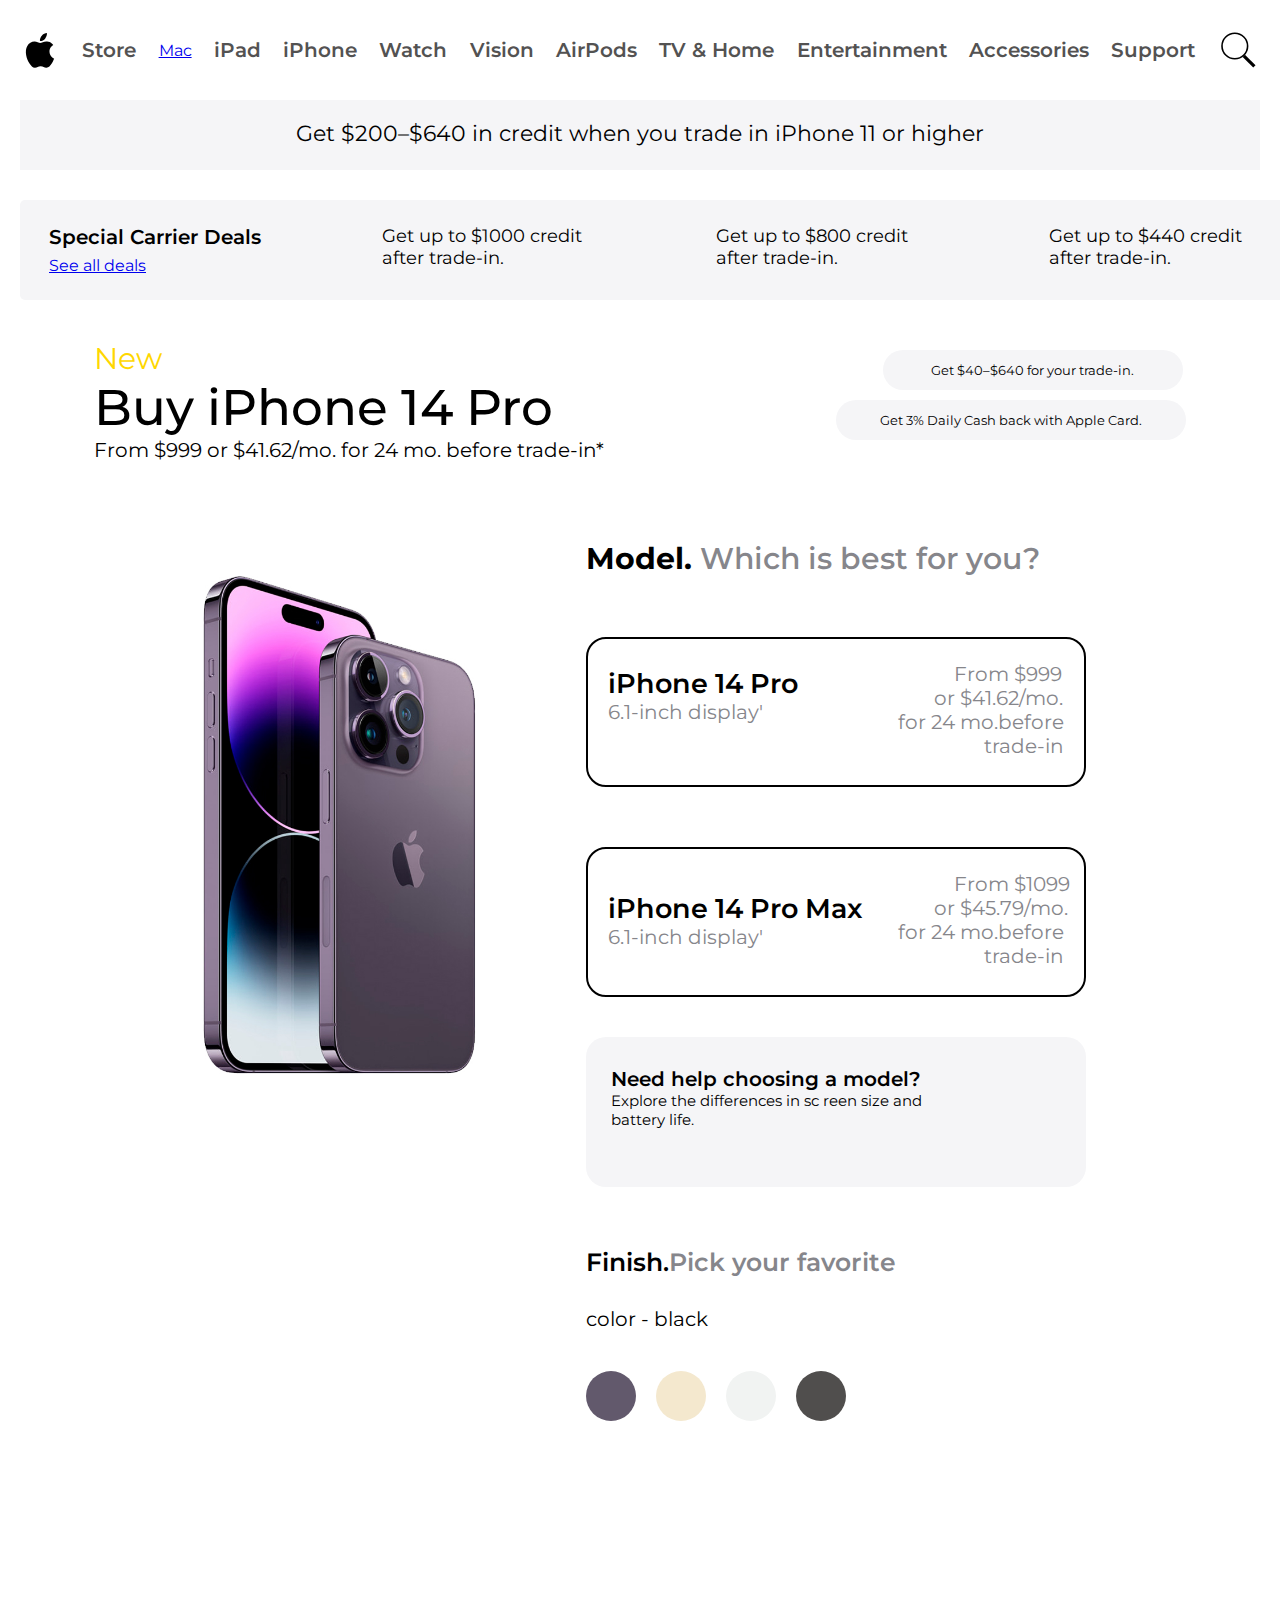
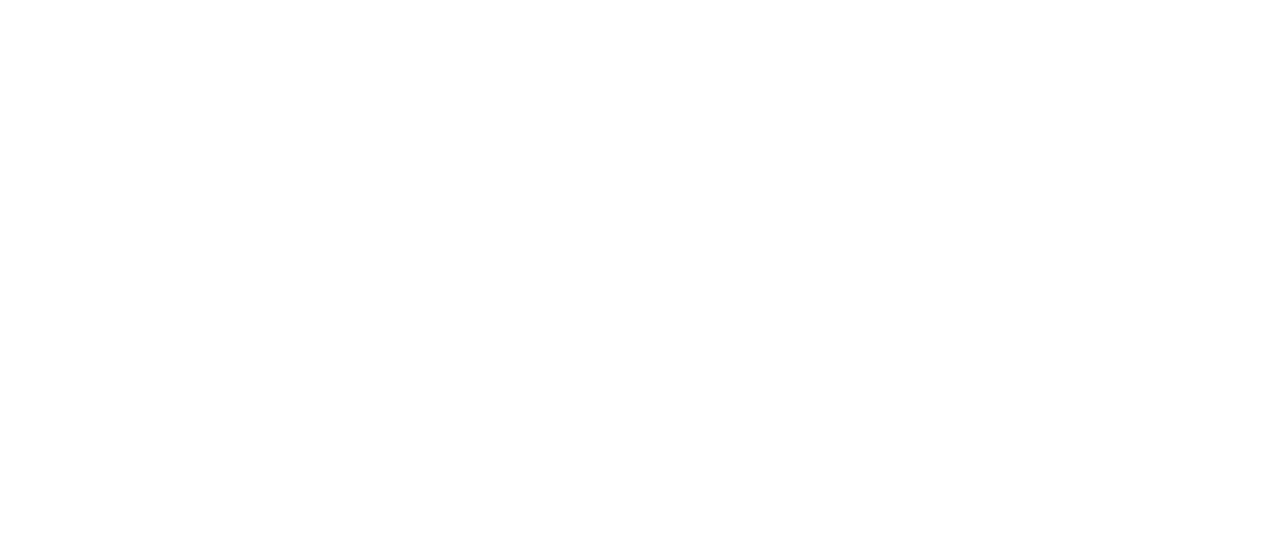
<file: index.html>
<!DOCTYPE html>
<html lang="en">

<head>
    <meta charset="UTF-8">
    <meta name="viewport" content="width=device-width, initial-scale=1.0">
    <title>Document</title>
    <link rel="stylesheet" href="./style.css">
    <link rel="stylesheet" href="./media.css">
    <link
        href="https://fonts.googleapis.com/css2?family=Montserrat:ital,wght@0,100;0,200;0,300;0,400;0,500;0,600;0,700;0,800;0,900;1,100;1,200;1,300;1,400;1,500;1,600;1,700;1,800;1,900&family=Oswald:wght@200;300;400;500;600;700&family=Zeyada&display=swap"
        rel="stylesheet">
</head>

<body>
    <div class="header">
        <div class="inside-header">
            <img src="./img/104490_apple_icon (1).svg" alt="" class="imgbag">
            <p class="text">Store</p>
            <a href="./macbook.html">Mac</a>
            <p class="text">iPad</p>
            <p class="text">iPhone</p>
            <p class="text">Watch</p>
            <p class="text">Vision</p>
            <p class="text">AirPods</p>
            <p class="text">TV & Home</p>
            <p class="text">Entertainment</p>
            <p class="text">Accessories</p>
            <p class="text">Support</p>
            <img src="./img/172546_search_icon (2).svg" alt="" class="imgbag">
            <img src="./img/7067450_briefcase_bag_alternatif_icon (1).svg" alt="" class="imgbag">
        </div>
    </div>
    <div class="header2">
        <p class="text2">Get $200–$640 in credit when you trade in iPhone 11 or higher</p>
    </div>
    <div class="header3">
        <div class="box">
            <p class="text1">Special Carrier Deals</p>
            <a href="#" class="sa">See all deals</a>
        </div>
        <div class="box">
            <p class="text3">Get up to $1000 credit <br> after trade‑in.</p>
        </div>
        <div class="box">
            <p class="text3">Get up to $800 credit <br> after trade‑in.</p>
        </div>
        <div class="box">
            <p class="text3">Get up to $440 credit <br> after trade‑in.</p>
        </div>
    </div>
    <div class="container">
        <div class="inside-container">
            <div class="inside-container-too">
                <p class="text4">New<p>
                <h1 class="text5">Buy iPhone 14 Pro<h1>
                <p class="text6">From $999 or $41.62/mo. for 24 mo. before trade-in* </p>
            </div>
            <div class="inside-container-too2">
                <button class="box1">
                Get $40–$640 for your trade-in.
                </button> 
                <button class="box2">Get 3% Daily Cash back with Apple Card.
                </button>
            </div>
        </div>
        <div class="main">
            <div class="bagroude"></div>
            <div class="side">
                <div class="inside-side">
                    <p class="text8"><span class="text9">Model.</span> Which is best for you?</p>

                    <div class="box3">
                        <div class="inside-box3">
                        <p class="text10">iPhone 14 Pro</p>
                        <p class="text11">6.1-inch display'</p>
                        </div>
                    <div class="inside-box3-too">
                       <p class="text12">From $999</p>
                       <p class="text13">or $41.62/mo.</p>
                       <p class="text14">for 24 mo.before</p>     
                       <p class="text15">trade-in</p>
                    </div>
                    </div>

                    <div class="box3">
                        <div class="inside-box4">
                        <p class="text10">iPhone 14 Pro Max</p>
                        <p class="text11">6.1-inch display'</p>
                        </div>
                    <div class="inside-box3-too">
                       <p class="text12">From $1099</p>
                       <p class="text13">or $45.79/mo.</p>
                       <p class="text14">for 24 mo.before</p>     
                       <p class="text15">trade-in</p>
                    </div>
                    </div>
                    <div class="yana">
                        <p class="text16">Need help choosing a model?</p>
                        <p class="text17">Explore the differences in sc reen size and <br> battery life.</p>
                    </div>
                    <p class="text18"><span class="text19">Finish.</span>Pick your favorite</p>
                    <p class="color">Color</p>
                    <div class="big-box">
                        <div data-text="grey" class="button box4"></div>
                        <div data-text="gold" class="button box5"></div>
                        <div data-text="white" class="button box6"></div>
                        <div data-text="black" class="button box7"></div>
                    </div>
                    <div class="rower">
                        
                    </div>
                </div>
            </div>
        </div>
    </div>
    <script src="./script.js"></script>
</body>
</html>
</file>
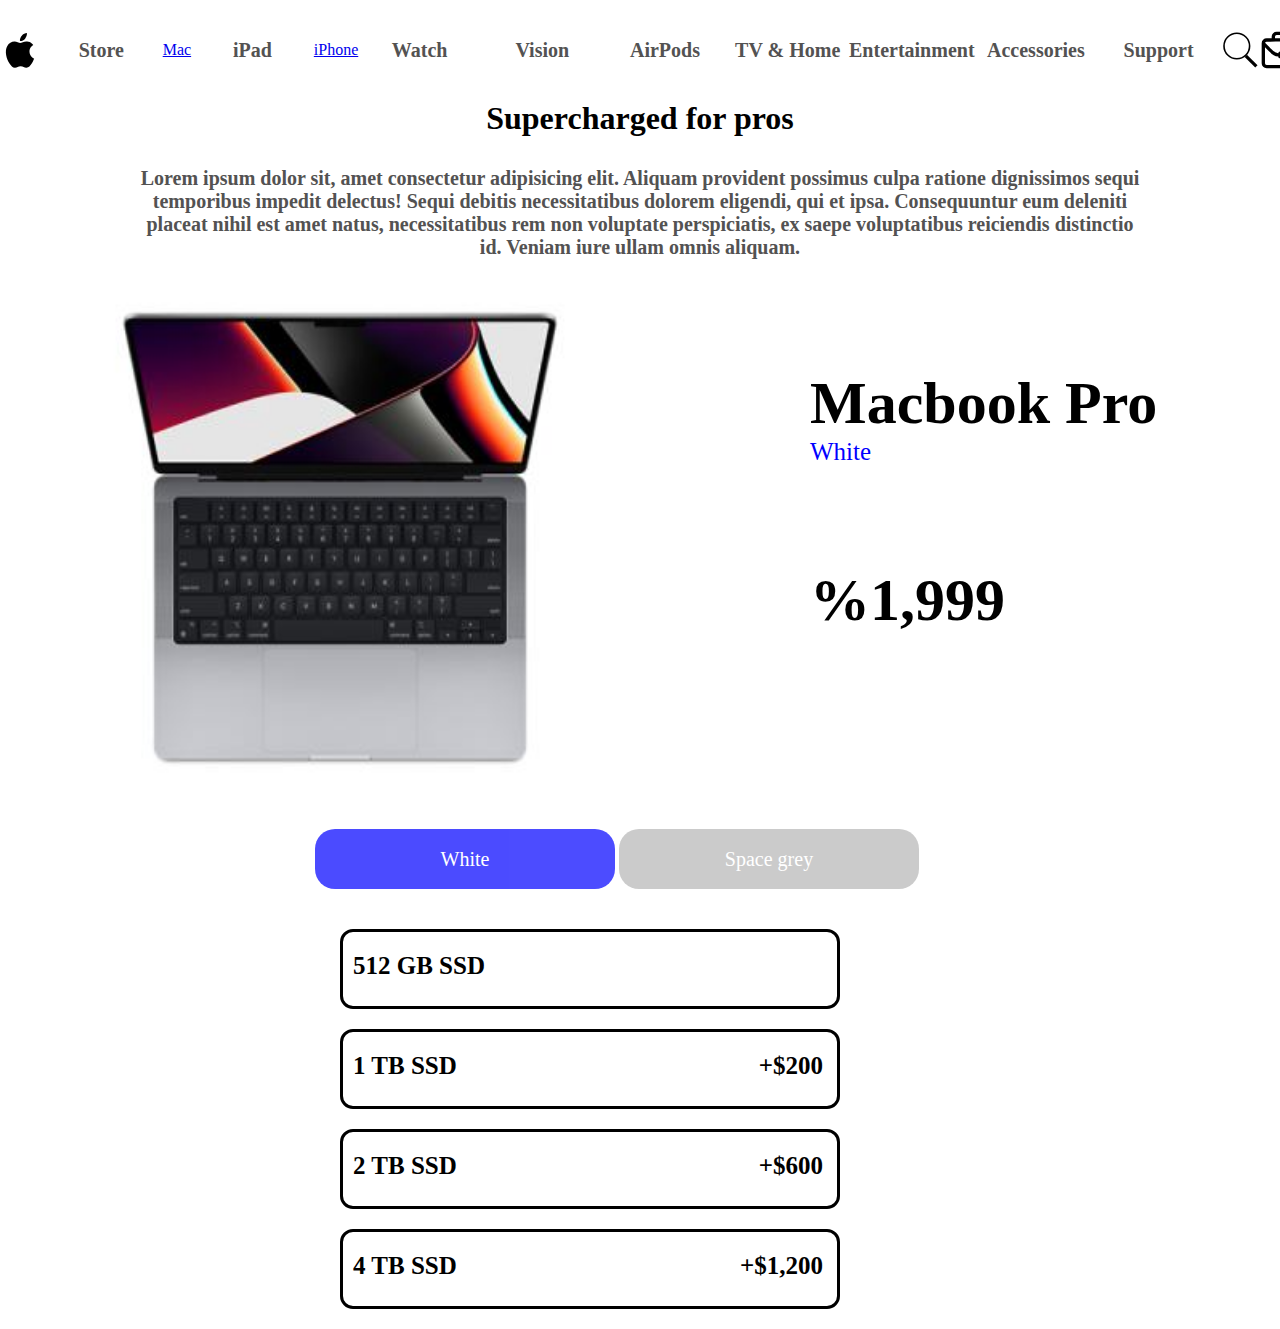
<file: macbook.html>
<!DOCTYPE html>
<html lang="en">
<head>
    <meta charset="UTF-8">
    <meta name="viewport" content="width=device-width, initial-scale=1.0">
    <title>Document</title>
    <link rel="stylesheet" href="./macbook.css">
</head>
<body>
    <div class="header">
        <div class="inside-header">
            <img src="./img/104490_apple_icon (1).svg" alt="" class="imgbag">
            <p class="text">Store</p>
            <a href="./macbook.html">Mac</a>
            <p class="text">iPad</p>
            <a href="./index.html">iPhone</a>
            <p class="text">Watch</p>
            <p class="text">Vision</p>
            <p class="text">AirPods</p>
            <p class="text">TV & Home</p>
            <p class="text">Entertainment</p>
            <p class="text">Accessories</p>
            <p class="text">Support</p>
            <img src="./img/172546_search_icon (2).svg" alt="" class="imgbag">
            <img src="./img/7067450_briefcase_bag_alternatif_icon (1).svg" alt="" class="imgbag">
        </div>
    </div>
    <h1 class="text3">Supercharged for pros</h1>
    <p class="text">Lorem ipsum dolor sit, amet consectetur adipisicing elit. Aliquam provident possimus culpa ratione dignissimos sequi temporibus impedit delectus! Sequi debitis necessitatibus dolorem eligendi, qui et ipsa. Consequuntur eum deleniti placeat nihil est amet natus, necessitatibus rem non voluptate perspiciatis, ex saepe voluptatibus reiciendis distinctio id. Veniam iure ullam omnis aliquam.</p>
    <div class="box">
        <div class="macimg">
            <img src="./img/macbook-black.jpg" alt="" class="imgmac">
        </div>
        <div class="maine">
            <h1 class="text1">Macbook Pro</h1>
            <p class="text2">White</p>
            <p class="priceses">%1,999</p>
        </div>
    </div>
    <div class="box-btn">
        <button class="White" data-img="White">White</button>
        <button class="grey" data-img="grey">Space grey</button>
    </div>
    <div class="boxs boxes">
        <div class="box1">
            <span class="pricese">512 GB SSD</span>
        </div>
        <div class="boxs box2">
            <div class="box2-inside">
            <span class="price1">1 TB SSD</span>
            <span class="price" data-text="+$200">+$200</span>
            </div>
        </div>
        <div class="boxs box3">
            <div class="box2-inside">
            <span class="price1">2 TB SSD</span>
            <span class="price" data-text="+$600">+$600</span>
            </div>
        </div>
        <div class="boxs box4">
            <div class="box2-inside">
            <span class="price1">4 TB SSD</span>
            <span class="price" data-text="+$1,200">+$1,200</span>
            </div>
        </div>
    </div>
</body>
</html>
</file>
<file: style.css>
*{
    padding: 0;
    margin: 0;
    box-sizing: border-box;
    font-family: Montserrat;
}
body{
    margin-left: 20px;
    margin-right: 20px;
}
.header{
    width: 100%;
    height: 100px;
    background-color: white;
}
.inside-header{
    display: flex;
    justify-content: space-between;
    align-items: center;
    margin: 0 auto;
    width: 1300px;
    height: 100px;
    background-color: none;
}
.imgbag{
    height: 40px;
}
.text{
    font-weight: 600;
    font-size: 20px;
    color: rgb(83, 82, 82);
}
.header2{
    width: 100%;
    height: 70px;
    background-color: #F5F5F7;
}
.text2{
    font-size: 22px;
    text-align: center;
    padding-top: 20px;
}
.header3{
    width: 1300px;
    height: 100px;
    background-color: #F5F5F7;
    border-radius: 5px;
    margin: 0 auto;
    margin-top: 30px;
    display: flex;
    justify-content: space-between;
    align-items: center;
}
.box{
    width: 300px;
    height: 70px;
}
.text1{
    padding-left: 29px;
    font-size: 20px;
    font-weight: 600;
    padding-bottom: 7px;
    margin-top: 10px;
}
.sa{
    padding-left: 29px;
}
.text3{
    margin-top: 10px;
    font-size: 18px;
    padding-left: 29px;
}
.container{
    margin: 0 auto;
    width: 88%;
    height: 200vh;
    min-width: 980px;
}
.inside-container{
    display: flex;
    justify-content: space-between;
    margin-top: 40px;
    width: 100%;
    height: 250px;
}
.text4{
    color: gold;
    font-size: 30px;
}
.text5{
    font-size: 50px;
    font-weight: 500;
}
.text6{

    font-size: 20px;
    font-weight: 400;
}
.inside-container-too{
    width: 600px;
    height: fit-content;
}
.inside-container-too2{
    width: 350px;
    height: 160px;
}
.box1{
    margin-left: 47px;
    width: 300px;
    height: 40px;
    background-color: #F5F5F7;
    border-radius: 20px;
    margin-top: 10px;
    border: none;
}
.box2{
    width: 350px;
    height: 40px;
    background-color: #F5F5F7;
    border-radius: 20px;
    margin-top: 10px;
    border: none;
}

.text7{
    text-align: center;
    padding-top: 10px;
}
.main{
    width: 100%;
    display: flex;
    justify-content: space-between;
}
.bagroude{
    position: sticky;
    top: 100px; 
    width: 1200px;
    height: 1200px;
    background-image: url(./img/black.jpg);
    background-repeat: no-repeat;
    background-position: center;
    background-size: cover;
    border-radius: 20px;
    transition: 400ms;
}
.side{
    width: 800px;
    height: 1500px;
}
.text8{
    font-size: 40px;
    color: #86868B;
    font-weight: 550;
}
.inside-side{
    width: 620px;
    margin: 0 auto;
    height: 1500px;

}
.text9{

    color: black;
    font-weight: 700;
}
.box3{
    margin-top: 60px;
    width: 600px;
    height: 180px;
    border: 2px solid black;
    border-radius: 20px;
    display: flex;
    justify-content: space-between;
    align-items: center;
}
.inside-box3{
    width: 240px;
    height: 130px;
}
.text10{
    padding-left: 20px;
    padding-top: 40px;
    font-size: 27px;
    font-weight: 600;
}
.text11{
    padding-left: 20px;
    font-size: 20px;
    color: #86868B;
}
.inside-box3-too{
    width: 200px;
    height: 100px;
}
.text12{
    font-size: 20px;
    color: #86868B;
    padding-left: 70px;
}
.text13{
    font-size: 20px;
    color: #86868B;
    padding-left: 50px;
}
.text14{
    font-size: 20px;
    color: #86868B;
    padding-left: 14px;
}
.text15{
    font-size: 20px;
    color: #86868B;
    padding-left: 100px;
}
.inside-box4{
    width: 280px;
    height: 100px;
}
.yana{
    border-radius: 20px;
    width: 600px;
    height: 130px;
    background-color: #F5F5F7;
    margin-top: 40px;
}
.text16{
    font-weight: 600;
    font-size: 20px;
    padding-top: 30px;
    padding-left: 25px;
}
.text17{
    font-size: 20px;
    padding-left: 25px;
}
.text18{
    margin-top: 60px;
    font-weight: 600;
    font-size: 40px;
    color: #86868B;
}
.text19{
    color: black;
}
.color{
    font-size: 30px;
    margin-top: 30px;
}
.box4{
    width: 60px;
    height: 60px;
    border-radius: 100px;
    background-color: #62596C;
}
.big-box{
    margin-top: 40px;
    width: 400px;
    height: 80px;
    display: flex;
}
.box5{
    margin-left: 20px;
    width: 60px;
    height: 60px;
    border-radius: 100px;
    background-color: #F4E8CE;
}
.box6{
    width: 60px;
    height: 60px;
    border-radius: 100px;
    background-color: #F1F3F2;
    margin-left: 20px;
}
.box7{
    margin-left: 20px;
    width: 60px;
    height: 60px;
    border-radius: 100px;
    background-color: #504E4D;
}
</file>
<file: media.css>
@media screen and (max-width: 1450px){
    .bagroude{
        top: 0px;
        width: 900px;
        height: 570px;
    }
    .side{
        width: 600px;
        height: 1300px;
    }
    .inside-container{
        height: 200px;
    }
    .box3{
        width: 500px;
        height: 150px;
    }
    .text8{
        font-size: 30px;
    }
    .text10{
        padding-top: 20px;
    }
    .yana{
        width: 500px;
        height: 150px;    
    }
    .text17{
        font-size: 15px;
    }
    .text18{
        font-size: 25px;
    }
    .box4{
        width: 50px;
        height: 50px;
    }
    .box5{
        width: 50px;
        height: 50px;
    }
    .box6{
        width: 50px;
        height: 50px;
    }
    .box7{
        width: 50px;
        height: 50px;
    }
    .color{
        font-size: 20px;
    }
}
@media screen and (max-width: 1290px){
    .inside-header{
    }
}
</file>
<file: macbook.css>
*{
    padding: 0;
    margin: 0;
    box-sizing: border-box;
    font-family: Montserrat;
}

.header{
    width: 100%;
    height: 100px;
    background-color: white;
}
.inside-header{
    display: flex;
    justify-content: space-between;
    align-items: center;
    margin: 0 auto;
    width: 1300px;
    height: 100px;
    background-color: none;
}
.imgbag{
    height: 40px;
}
.text{
    font-weight: 600;
    font-size: 20px;
    color: rgb(83, 82, 82);
}
.text3{
    text-align: center;
}
.text{
    margin: 30px auto;
    width: 1000px;
    text-align: center;
}
.box{
    margin:  0 auto;
    width: 1100px;
    height: 500px;
    display: flex;
}
.macimg{
    width: 500px;
    height: 500px;
}
.imgmac{
    width: 500px;
    height: 500px;
}
.maine{
    width: 600px;
    height: 500px;
}
.text1{
    font-size: 60px;
    margin-top: 80px;
    margin-left: 220px;
}
.text2{
    font-size: 25px;
    margin-left: 220px;
    color: blue;
}
.priceses{
    font-size: 60px;
    font-weight: bold;
    margin-left: 220px;
    margin-top: 100px;
}
.White{
    font-size: 20px;
    width: 300px;
    height: 60px;
    background-color: blue;
    border-radius: 20px;
    border: none;
    color: white;
    transition: 500ms;
    opacity: 0.7;
}
.White:hover{
    font-size: 25px;
    width: 300px;
    height: 70px;
    background-color: blue;
    border-radius: 20px;
    border: none;
    color: white;
}
.grey{
    font-size: 20px;
    width: 300px;
    height: 60px;
    background-color: black;
    border-radius: 20px;
    border: none;
    color: white;
    transition: 500ms;
    opacity: 0.2;
}
.grey:hover{
    font-size: 25px;
    width: 300px;
    height: 70px;
    background-color: blue;
    border-radius: 20px;
    border: none;
    color: white;
    opacity: 0.9;
}
.box-btn{
    width: 650px;
    height: 60px;
    margin: 40px auto;
}
.boxes{
    width: 600px;
    height: 400px;
    margin: 0 auto; 
}
.box1{
    margin-top: 20px;
    width: 500px;
    height: 80px;
    border: 3px solid black;
    border-radius: 13px;
}
.box2{
    margin-top: 20px;
    width: 500px;
    height: 80px;
    border: 3px solid black;
    border-radius: 13px;
}
.box3{
    margin-top: 20px;
    width: 500px;
    height: 80px;
    border: 3px solid black;
    border-radius: 13px;
}
.box4{
    margin-top: 20px;
    width: 500px;
    height: 80px;
    border: 3px solid black;
    border-radius: 13px;
}
.box1{
    font-weight: bold;
    font-size: 25px;
    padding-top: 20px;
 
}
span{
    font-weight: bold;
    margin-left: 10px;
    font-size: 25px;
    padding-top: 20px;
}
.box2-inside{
    width: 480px;
    height: 60px;
    display: flex;
    justify-content: space-between;
}
.active{
    border: 3px solid blue;
}

.active4{
    background-color: rgb(185, 185, 185);
}
</file>
